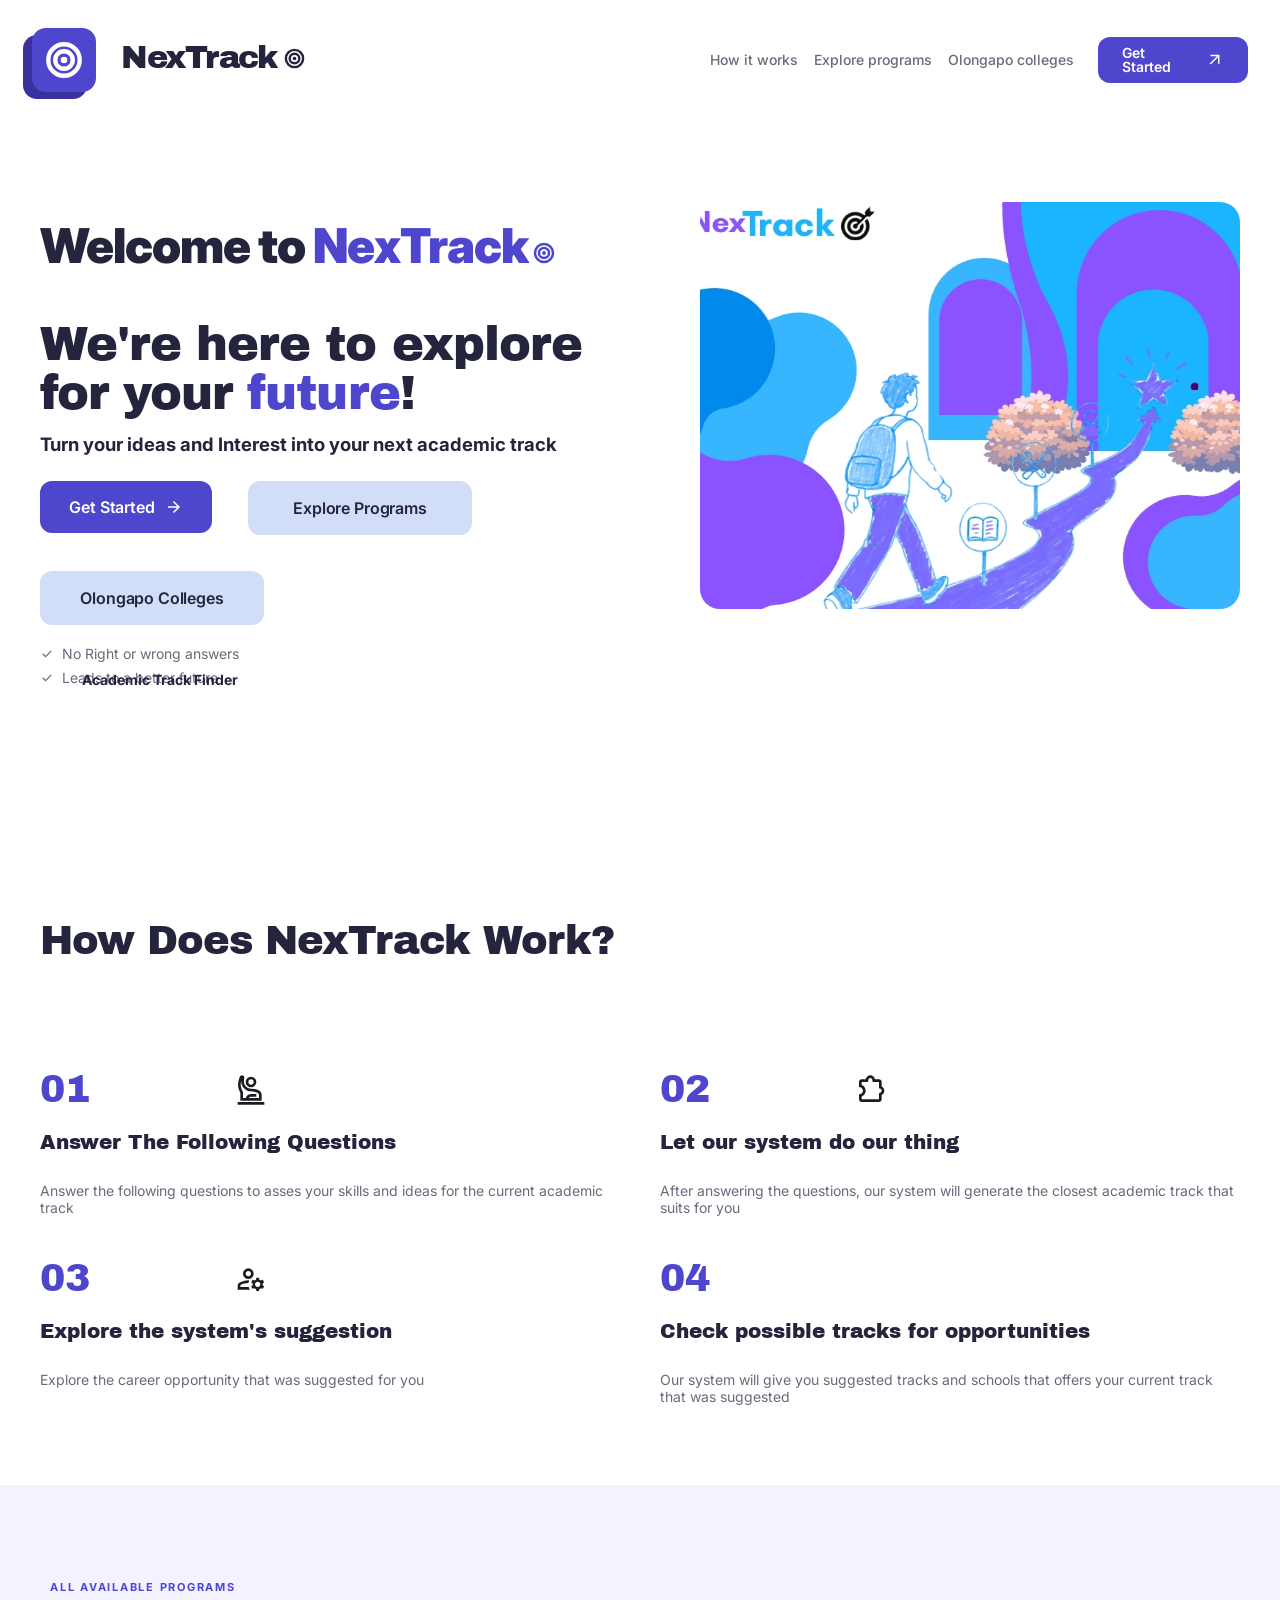
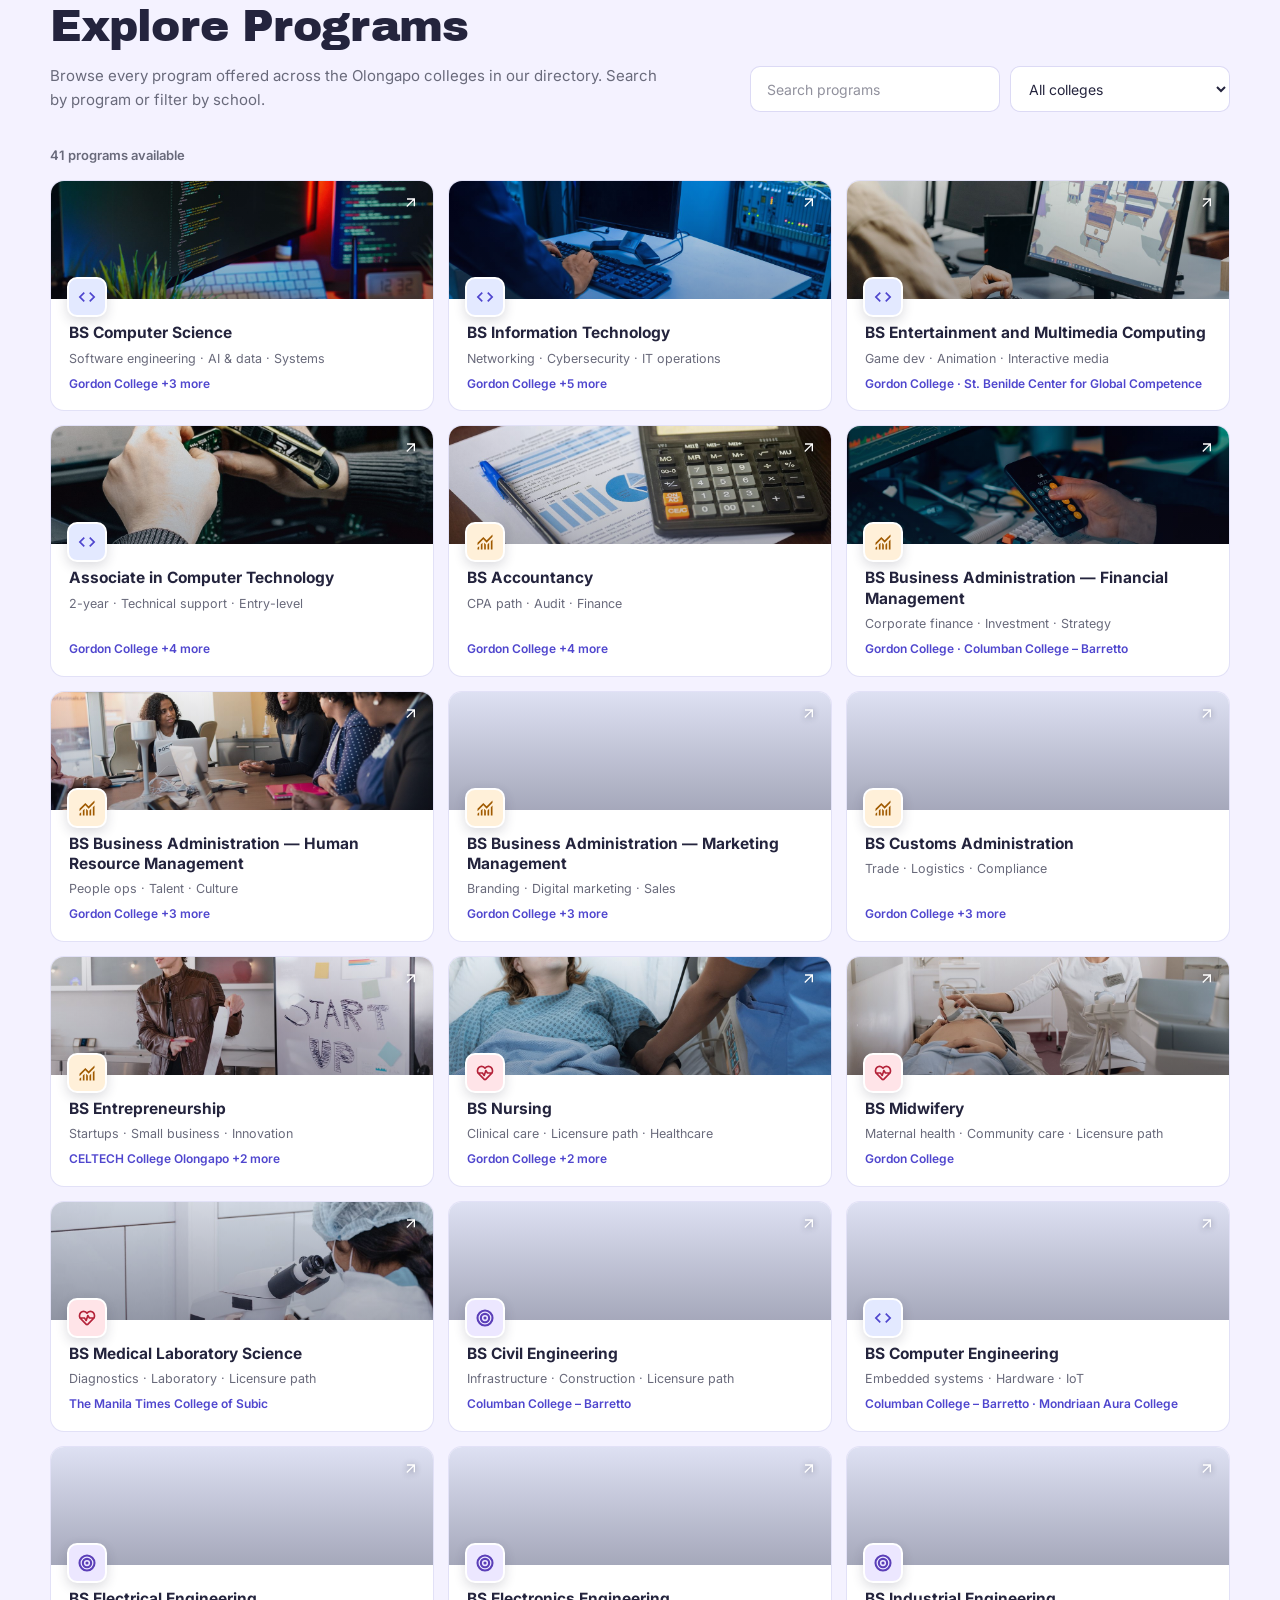
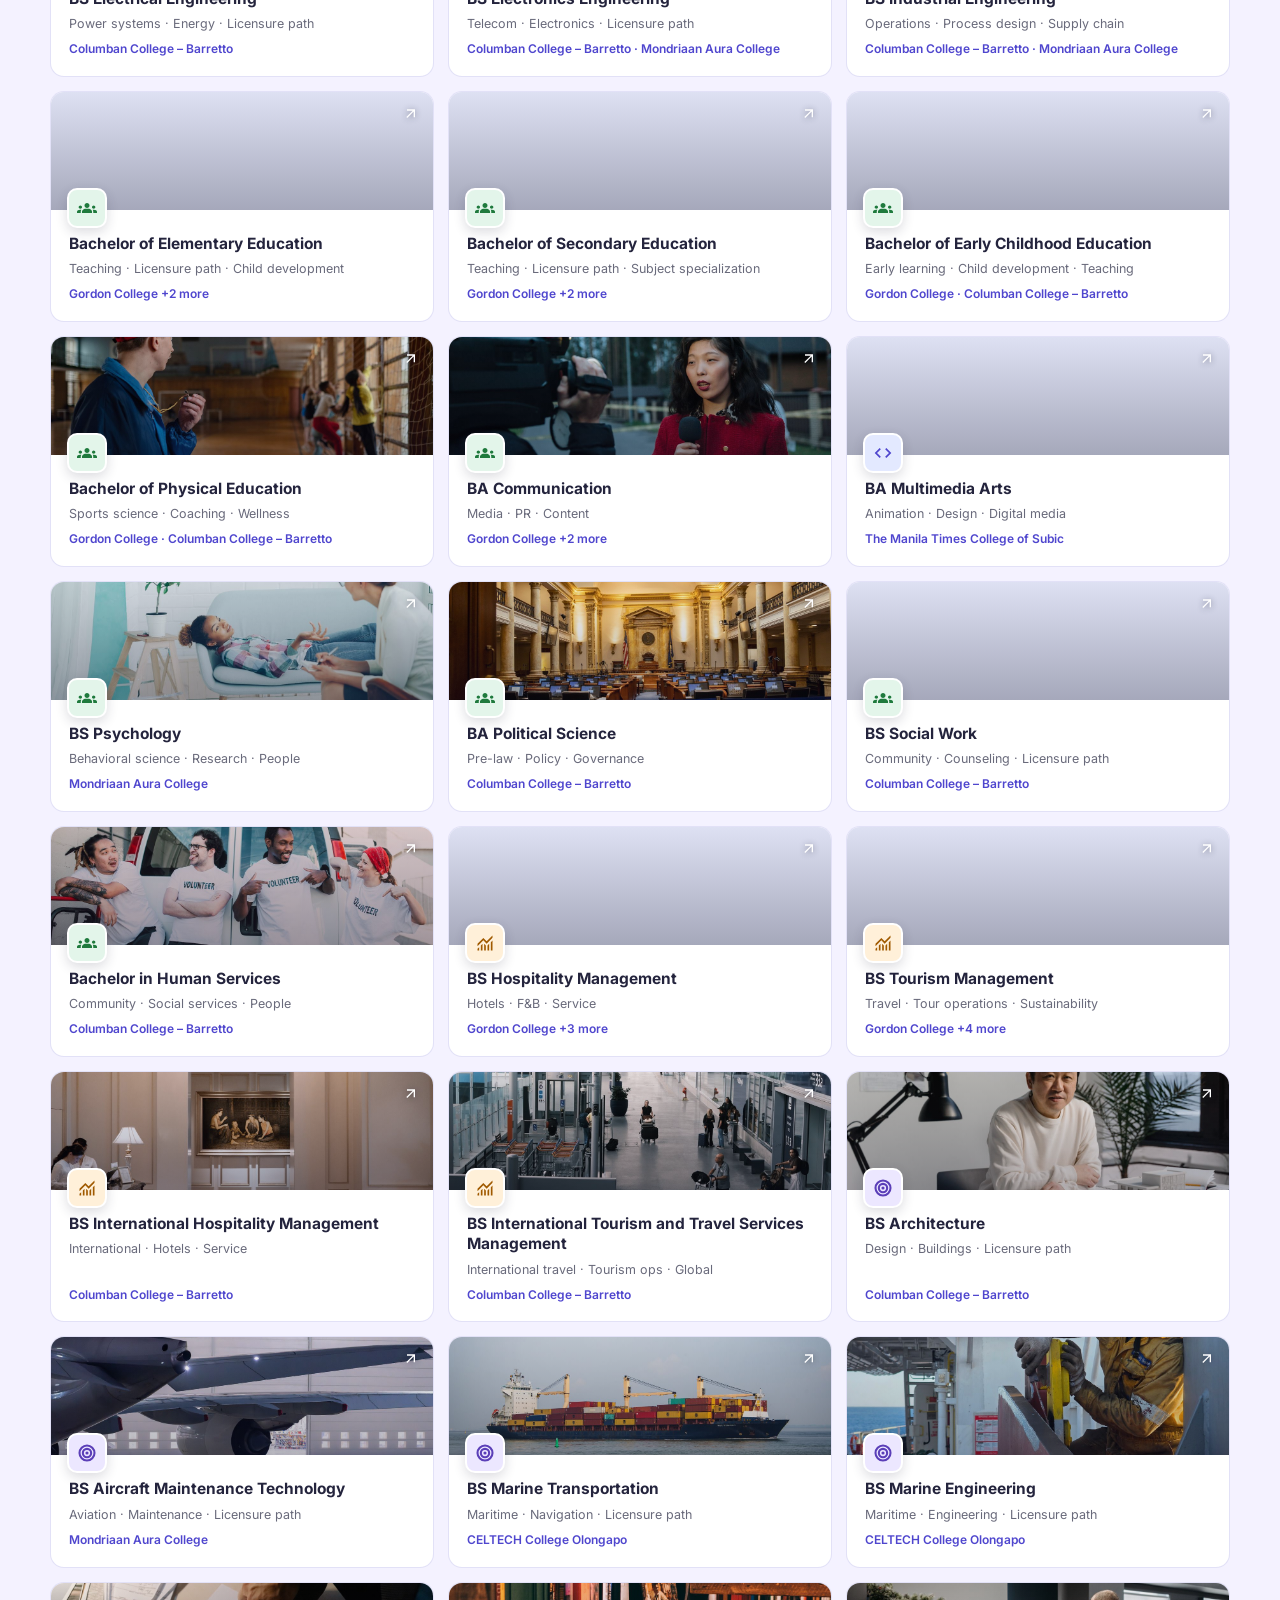
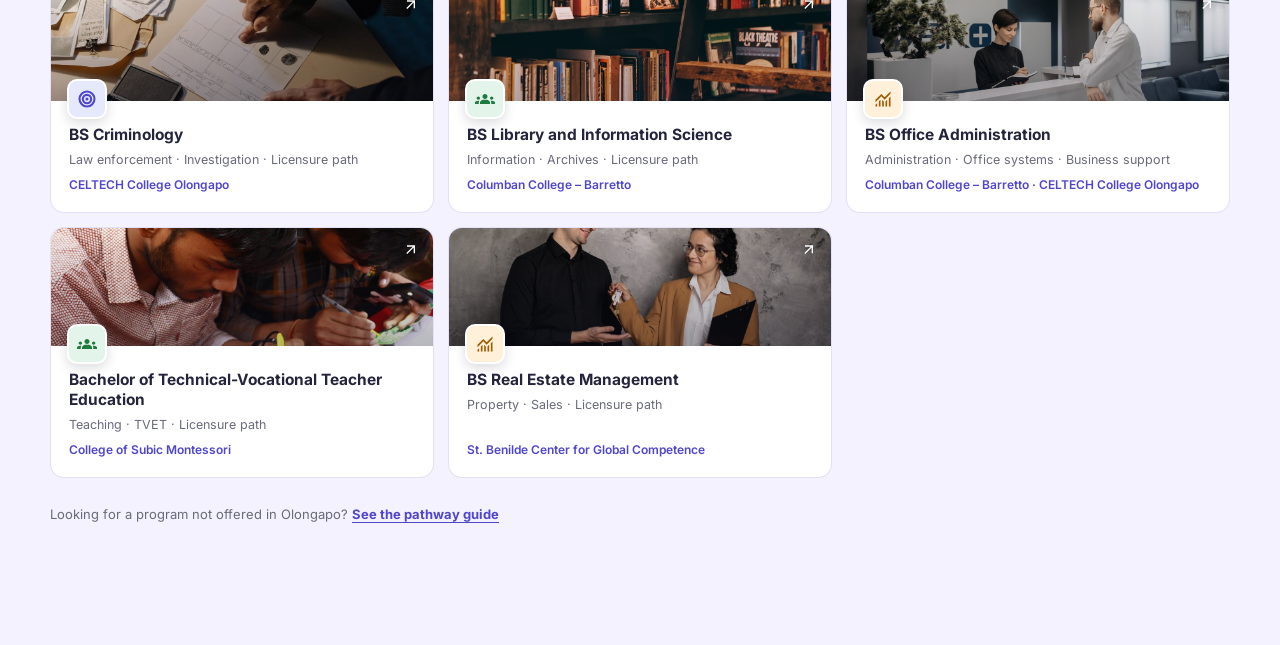
<file: index.html>
<!DOCTYPE html>
<html lang="en">
<head>
  <meta charset="UTF-8" />
  <meta name="viewport" content="width=device-width, initial-scale=1.0" />
  <title>NexTrack — Find your academic track</title>
  <meta name="description" content="Turn your ideas and interests into your next academic track." />
  <link rel="preconnect" href="https://fonts.googleapis.com" />
  <link rel="preconnect" href="https://fonts.gstatic.com" crossorigin />
  <link href="https://fonts.googleapis.com/css2?family=Archivo+Black&family=Inter:wght@400;500;600;700;900&display=swap" rel="stylesheet" />
  <link rel="stylesheet" href="css/styles.css" />
  <link rel="stylesheet" href="css/track-dialog.css" />
</head>
<body>
  <svg class="svg-sprite" aria-hidden="true" focusable="false">
    <symbol id="icon-logo" viewBox="0 0 24 24" fill="none">
      <circle cx="12" cy="12" r="9" stroke="currentColor" stroke-width="2" />
      <circle cx="12" cy="12" r="5" stroke="currentColor" stroke-width="2" />
      <circle cx="12" cy="12" r="1.6" fill="currentColor" />
    </symbol>
    <symbol id="icon-logo-bold" viewBox="0 0 24 24" fill="none">
      <circle cx="12" cy="12" r="9" stroke="currentColor" stroke-width="2.5" />
      <circle cx="12" cy="12" r="5" stroke="currentColor" stroke-width="2.5" />
      <circle cx="12" cy="12" r="1.9" fill="currentColor" />
    </symbol>
    <symbol id="icon-arrow-right" viewBox="0 -960 960 960" fill="currentColor">
      <path d="M647-440H160v-80h487L423-744l57-56 320 320-320 320-57-56 224-224Z" />
    </symbol>
    <symbol id="icon-arrow-up-right" viewBox="0 -960 960 960" fill="currentColor">
      <path d="m256-240-56-56 384-384H240v-80h480v480h-80v-344L256-240Z" />
    </symbol>
    <symbol id="icon-check" viewBox="0 -960 960 960" fill="currentColor">
      <path d="M382-240 154-468l57-57 171 171 367-367 57 57-424 424Z" />
    </symbol>
    <symbol id="icon-person-raised-hand" viewBox="0 -960 960 960" fill="currentColor">
      <path d="M80-40v-80h800v80H80Zm80-120v-240q-33-54-51-114.5T91-638q0-61 15.5-120T143-874q8-21 26-33.5t40-12.5q31 0 53 21t18 50l-11 91q-6 48 8.5 91t43.5 75.5q29 32.5 70 52t89 19.5q60 0 120.5 12.5T706-472q45 23 69.5 58.5T800-326v166H160Zm80-80h480v-86q0-24-12-42.5T674-398q-41-20-95-31t-99-11q-66 0-122.5-27t-96-72.5Q222-585 202-644.5T190-768q-10 30-14.5 64t-4.5 66q0 58 20.5 111.5T240-422v182Zm127-367q-47-47-47-113t47-113q47-47 113-47t113 47q47 47 47 113t-47 113q-47 47-113 47t-113-47Zm169.5-56.5Q560-687 560-720t-23.5-56.5Q513-800 480-800t-56.5 23.5Q400-753 400-720t23.5 56.5Q447-640 480-640t56.5-23.5ZM320-160v-37q0-67 46.5-115T480-360h160v80H480q-34 0-57 24.5T400-197v37h-80Zm160-80Zm0-480Z" />
    </symbol>
    <symbol id="icon-extension" viewBox="0 -960 960 960" fill="currentColor">
      <path d="M200-200h520v-184l45-22q16-8 25.5-22t9.5-32q0-17-9.5-31.5T765-514l-45-21v-185H528l-10-68q-3-22-19.5-37T460-840q-23 0-39.5 15T401-788l-10 68H200v86q56 21 88 68t32 106q0 60-32 107t-88 68v85Zm0 80q-34 0-57-23t-23-57v-152q48 0 84-30.5t36-77.5q0-46-36-76t-84-32v-152q0-33 23.5-56.5T200-800h122q7-51 46-85.5t92-34.5q52 0 91 34.5t47 85.5h122q33 0 56.5 23.5T800-720v134q36 18 58 52t22 74q0 41-22 75t-58 51v134q0 34-23.5 57T720-120H200Zm300-340Z" />
    </symbol>
    <symbol id="icon-manage-accounts" viewBox="0 -960 960 960" fill="currentColor">
      <path d="M287-527q-47-47-47-113t47-113q47-47 113-47t113 47q47 47 47 113t-47 113q-47 47-113 47t-113-47ZM80-160v-112q0-33 17-62t47-44q51-26 115-44t141-18h14q6 0 12 2-8 18-13.5 37.5T404-360h-4q-71 0-127.5 18T180-306q-9 5-14.5 14t-5.5 20v32h252q6 21 16 41.5t22 38.5H80Zm560 40-12-60q-12-5-22.5-10.5T584-204l-58 18-40-68 46-40q-2-14-2-26t2-26l-46-40 40-68 58 18q11-8 21.5-13.5T628-460l12-60h80l12 60q12 5 22.5 11t21.5 15l58-20 40 70-46 40q2 12 2 25t-2 25l46 40-40 68-58-18q-11 8-21.5 13.5T732-180l-12 60h-80Zm96.5-143.5Q760-287 760-320t-23.5-56.5Q713-400 680-400t-56.5 23.5Q600-353 600-320t23.5 56.5Q647-240 680-240t56.5-23.5Zm-280-320Q480-607 480-640t-23.5-56.5Q433-720 400-720t-56.5 23.5Q320-673 320-640t23.5 56.5Q367-560 400-560t56.5-23.5ZM400-640Zm12 400Z" />
    </symbol>
    <symbol id="icon-groups" viewBox="0 -960 960 960" fill="currentColor">
      <path d="M0-240v-63q0-43 44-70t116-27q13 0 25 .5t23 2.5q-14 21-21 44t-7 48v65H0Zm240 0v-65q0-32 17.5-58.5T307-410q32-20 76.5-30t96.5-10q53 0 97.5 10t76.5 30q32 20 49 46.5t17 58.5v65H240Zm540 0v-65q0-26-6.5-49T754-397q11-2 22.5-2.5t23.5-.5q72 0 116 26.5t44 70.5v63H780ZM160-440q-33 0-56.5-23.5T80-520q0-34 23.5-57t56.5-23q34 0 57 23t23 57q0 33-23 56.5T160-440Zm640 0q-33 0-56.5-23.5T720-520q0-34 23.5-57t56.5-23q34 0 57 23t23 57q0 33-23 56.5T800-440Zm-320-40q-50 0-85-35t-35-85q0-51 35-85.5t85-34.5q51 0 85.5 34.5T600-600q0 50-34.5 85T480-480Z" />
    </symbol>
    <symbol id="icon-code" viewBox="0 -960 960 960" fill="currentColor">
      <path d="M320-240 80-480l240-240 57 57-184 184 183 183-56 56Zm320 0-57-57 184-184-183-183 56-56 240 240-240 240Z" />
    </symbol>
    <symbol id="icon-monitoring" viewBox="0 -960 960 960" fill="currentColor">
      <path d="M120-120v-80l80-80v160h-80Zm160 0v-240l80-80v320h-80Zm160 0v-320l80 81v239h-80Zm160 0v-239l80-80v319h-80Zm160 0v-400l80-80v480h-80ZM120-327v-113l280-280 160 160 280-280v113L560-447 400-607 120-327Z" />
    </symbol>
    <symbol id="icon-ecg-heart" viewBox="0 -960 960 960" fill="currentColor">
      <path d="M480-480Zm0 360q-18 0-34.5-6.5T416-146L148-415q-35-35-51.5-80T80-589q0-103 67-177t167-74q48 0 90.5 19t75.5 53q32-34 74.5-53t90.5-19q100 0 167.5 74T880-590q0 49-17 94t-51 80L543-146q-13 13-29 19.5t-34 6.5Zm40-520q10 0 19 5t14 13l68 102h166q7-17 10.5-34.5T801-590q-2-69-46-118.5T645-758q-31 0-59.5 12T536-711l-27 29q-5 6-13 9.5t-16 3.5q-8 0-16-3.5t-14-9.5l-27-29q-21-23-49-36t-60-13q-66 0-110 50.5T160-590q0 18 3 35.5t10 34.5h187q10 0 19 5t14 13l35 52 54-162q4-12 14.5-20t23.5-8Zm12 130-54 162q-4 12-15 20t-24 8q-10 0-19-5t-14-13l-68-102H236l237 237q2 2 3.5 2.5t3.5.5q2 0 3.5-.5t3.5-2.5l236-237H600q-10 0-19-5t-15-13l-34-52Z" />
    </symbol>
    <symbol id="icon-close" viewBox="0 -960 960 960" fill="currentColor">
      <path d="m256-200-56-56 224-224-224-224 56-56 224 224 224-224 56 56-224 224 224 224-56 56-224-224-224 224Z" />
    </symbol>
  </svg>

  <header class="site-header">
    <a class="brand" href="#welcome" aria-label="NexTrack home">
      <span class="brand-mark">
        <svg class="icon" aria-hidden="true"><use href="#icon-logo-bold" /></svg>
      </span>
      <span class="brand-lockup">
        <span class="brand-word">NexTrack</span>
        <svg class="brand-mini icon" aria-hidden="true"><use href="#icon-logo-bold" /></svg>
      </span>
    </a>

    <nav class="main-nav" aria-label="Main">
      <a href="#how-it-works" data-section="how-it-works">How it works</a>
      <a href="#explore-programs" data-section="explore-programs">Explore programs</a>
      <a href="colleges.html">Olongapo colleges</a>
    </nav>

    <a class="btn btn-primary header-cta" href="quiz.html">
      Get Started
      <svg class="icon" aria-hidden="true"><use href="#icon-arrow-up-right" /></svg>
    </a>
  </header>

  <main>
    <section class="section section-welcome" id="welcome" aria-label="Welcome to NexTrack">
      <div class="hero">
        <div class="hero-copy">
          <h1 class="hero-title">
            Welcome to <span class="text-purple">NexTrack</span><svg class="title-mark icon" aria-hidden="true"><use href="#icon-logo-bold" /></svg>
          </h1>

          <h2 class="hero-subtitle">
            We're here to explore<br />
            for your <span class="text-purple">future</span>!
          </h2>

          <p class="hero-lede">Turn your ideas and Interest into your next academic track</p>

          <div class="hero-actions">
            <a class="btn btn-primary" href="quiz.html">
              Get Started
              <svg class="icon" aria-hidden="true"><use href="#icon-arrow-right" /></svg>
            </a>
            <a class="btn btn-soft" href="#explore-programs">Explore Programs</a>
            <a class="btn btn-soft" href="colleges.html">Olongapo Colleges</a>
          </div>

          <ul class="hero-checks">
            <li><svg class="icon check" aria-hidden="true"><use href="#icon-check" /></svg>No Right or wrong answers</li>
            <li><svg class="icon check" aria-hidden="true"><use href="#icon-check" /></svg>Leads to a better future</li>
          </ul>
        </div>

        <div class="hero-photo">
          <img src="assets/FrontPage.jpeg" alt="Student photo placeholder" />
        </div>
      </div>

      <p class="page-footer">Academic Track Finder</p>
    </section>

    <section class="section section-how" id="how-it-works" aria-label="How NexTrack works">
      <h2 class="page-title">How Does NexTrack Work?</h2>

      <div class="steps">
        <article class="step">
          <div class="step-top">
            <span class="step-number">01</span>
            <svg class="step-icon icon" aria-hidden="true"><use href="#icon-person-raised-hand" /></svg>
          </div>
          <h3 class="step-title">Answer The Following Questions</h3>
          <p class="step-text">Answer the following questions to asses your skills and ideas for the current academic track</p>
        </article>

        <article class="step">
          <div class="step-top">
            <span class="step-number">02</span>
            <svg class="step-icon icon" aria-hidden="true"><use href="#icon-extension" /></svg>
          </div>
          <h3 class="step-title">Let our system do our thing</h3>
          <p class="step-text">After answering the questions, our system will generate the closest academic track that suits for you</p>
        </article>

        <article class="step">
          <div class="step-top">
            <span class="step-number">03</span>
            <svg class="step-icon icon" aria-hidden="true"><use href="#icon-manage-accounts" /></svg>
          </div>
          <h3 class="step-title">Explore the system's suggestion</h3>
          <p class="step-text">Explore the career opportunity that was suggested for you</p>
        </article>

        <article class="step">
          <div class="step-top">
            <span class="step-number">04</span>
          </div>
          <h3 class="step-title">Check possible tracks for opportunities</h3>
          <p class="step-text">Our system will give you suggested tracks and schools that offers your current track that was suggested</p>
        </article>
      </div>
    </section>

    <section class="section section-explore" id="explore-programs" aria-labelledby="explore-programs-title">
      <div class="explore-inner">
        <div class="explore-head">
          <div class="explore-heading">
            <p class="explore-kicker">All available programs</p>
            <h2 class="page-title" id="explore-programs-title">Explore Programs</h2>
            <p class="explore-lede">
              Browse every program offered across the Olongapo colleges in our directory.
              Search by program or filter by school.
            </p>
          </div>

          <div class="explore-controls">
            <label class="explore-field">
              <span class="sr-only">Search programs</span>
              <input id="program-search" type="search" placeholder="Search programs" autocomplete="off" />
            </label>
            <label class="explore-field">
              <span class="sr-only">Filter by college</span>
              <select id="program-college-filter">
                <option value="">All colleges</option>
              </select>
            </label>
          </div>
        </div>

        <p class="explore-count" id="program-count" aria-live="polite"></p>
        <div class="program-directory" id="program-directory"></div>
        <p class="explore-empty" id="program-empty" hidden>No programs match your search.</p>

        <p class="programs-note">
          Looking for a program not offered in Olongapo?
          <a href="colleges.html#beyond-olongapo">See the pathway guide</a>
        </p>
      </div>
    </section>
  </main>

  <dialog class="track-dialog" id="track-dialog" aria-labelledby="track-dialog-title">
    <button class="track-close" type="button" aria-label="Close track details">
      <span>Close</span>
      <svg class="icon" aria-hidden="true"><use href="#icon-close" /></svg>
    </button>

    <div class="track-shell">
      <div class="track-layout">
        <aside class="track-clues-panel">
          <div class="track-clues-head">
            <p class="track-kicker" id="track-clues-kicker">A few notes from your answers</p>
            <p class="track-index"><span id="track-index">01</span><span class="track-index-total" id="track-index-total">/ 04</span></p>
          </div>

          <div class="track-chips" id="track-clues"></div>

          <article class="track-program-card">
            <div class="track-program-media">
              <img id="track-photo" src="assets/Computer Technologies.png" alt="" />
              <span class="track-program-icon">
                <svg class="icon" aria-hidden="true"><use id="track-icon" href="#icon-code" /></svg>
              </span>
            </div>
            <div class="track-program-body">
              <p class="track-kicker track-kicker--small" id="track-route">One possible route</p>
              <h2 class="track-program-name" id="track-program-name">BS Computer Science</h2>
              <p class="track-why-label">Why it might fit</p>
              <p class="track-why" id="track-why"></p>
              <div class="track-tags" id="track-tags"></div>
            </div>
          </article>

          <p class="track-note" id="track-note"></p>
        </aside>

        <section class="track-explainer">
          <p class="track-kicker">What this could mean</p>
          <h2 class="track-heading" id="track-dialog-title">See how your interests connect.</h2>
          <p class="track-intro" id="track-intro"></p>
          <p class="track-list-label">Three things this could say about you</p>
          <ol class="track-reasons" id="track-reasons"></ol>

          <button class="track-back" type="button" data-close-track>
            Browse all programs
            <svg class="icon" aria-hidden="true"><use href="#icon-arrow-right" /></svg>
          </button>
        </section>
      </div>
    </div>
  </dialog>

  <script src="js/colleges.js"></script>
  <script src="js/script.js"></script>
</body>
</html>
</file>
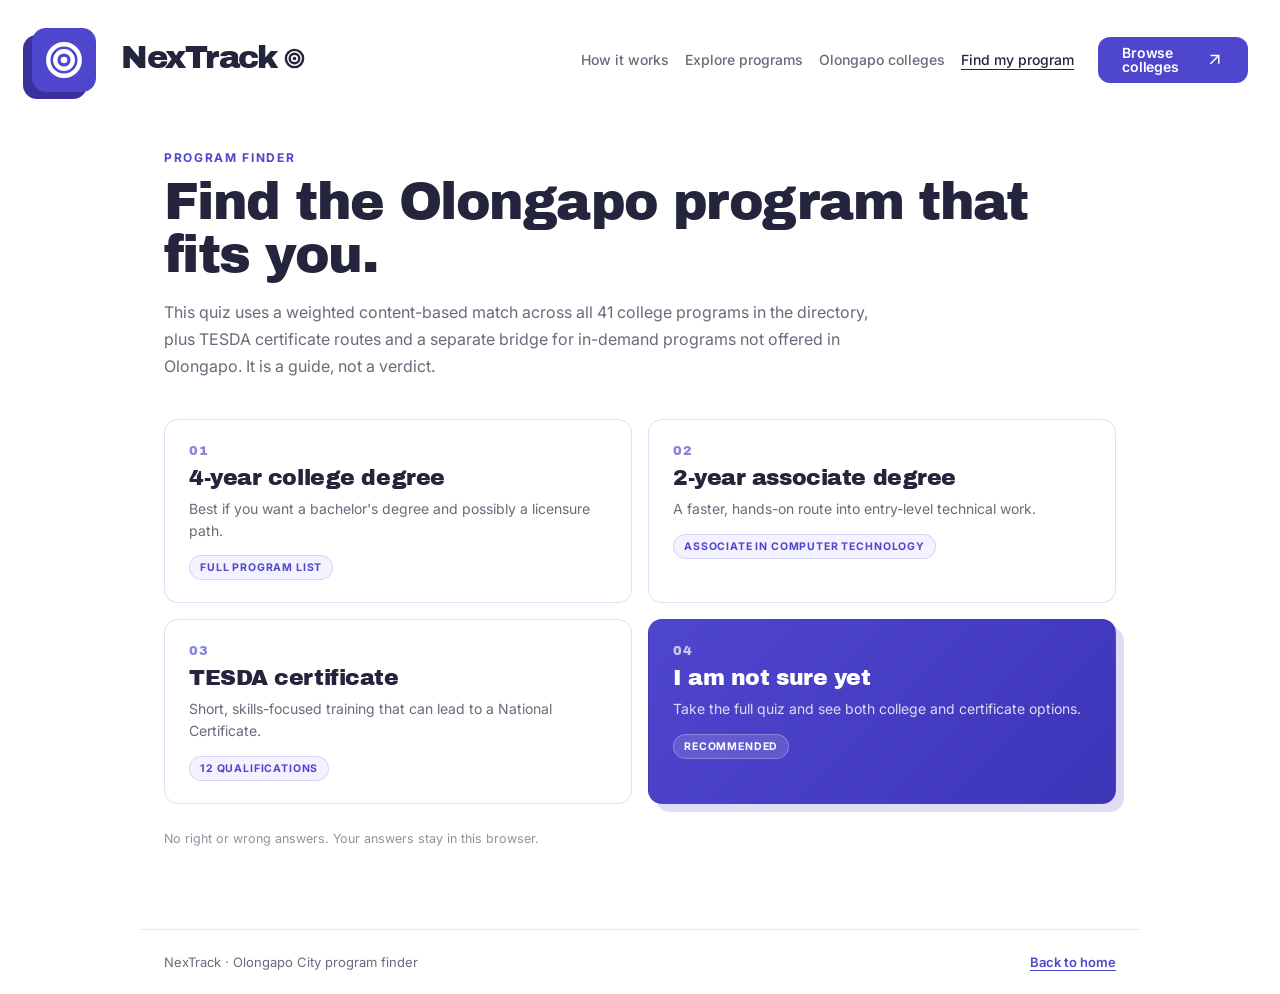
<file: quiz.html>
<!DOCTYPE html>
<html lang="en">
<head>
  <meta charset="UTF-8" />
  <meta name="viewport" content="width=device-width, initial-scale=1.0" />
  <title>Find your program — NexTrack</title>
  <meta name="description" content="A short multiple-choice quiz that matches your interests to college programs and TESDA certificates in Olongapo City, plus pathways for in-demand programs not offered locally." />
  <link rel="preconnect" href="https://fonts.googleapis.com" />
  <link rel="preconnect" href="https://fonts.gstatic.com" crossorigin />
  <link href="https://fonts.googleapis.com/css2?family=Archivo+Black&family=Inter:wght@400;500;600;700;900&display=swap" rel="stylesheet" />
  <link rel="stylesheet" href="css/styles.css" />
  <link rel="stylesheet" href="css/pathways.css" />
  <link rel="stylesheet" href="css/quiz.css" />
</head>
<body class="quiz-page">
  <svg class="svg-sprite" aria-hidden="true" focusable="false">
    <symbol id="icon-logo-bold" viewBox="0 0 24 24" fill="none">
      <circle cx="12" cy="12" r="9" stroke="currentColor" stroke-width="2.5" />
      <circle cx="12" cy="12" r="5" stroke="currentColor" stroke-width="2.5" />
      <circle cx="12" cy="12" r="1.9" fill="currentColor" />
    </symbol>
    <symbol id="icon-arrow-right" viewBox="0 -960 960 960" fill="currentColor">
      <path d="M647-440H160v-80h487L423-744l57-56 320 320-320 320-57-56 224-224Z" />
    </symbol>
    <symbol id="icon-arrow-up-right" viewBox="0 -960 960 960" fill="currentColor">
      <path d="m256-240-56-56 384-384H240v-80h480v480h-80v-344L256-240Z" />
    </symbol>
    <symbol id="icon-close" viewBox="0 -960 960 960" fill="currentColor">
      <path d="m256-200-56-56 224-224-224-224 56-56 224 224 224-224 56 56-224 224 224 224-56 56-224-224-224 224Z" />
    </symbol>
  </svg>

  <header class="site-header">
    <a class="brand" href="index.html" aria-label="NexTrack home">
      <span class="brand-mark">
        <svg class="icon" aria-hidden="true"><use href="#icon-logo-bold" /></svg>
      </span>
      <span class="brand-lockup">
        <span class="brand-word">NexTrack</span>
        <svg class="brand-mini icon" aria-hidden="true"><use href="#icon-logo-bold" /></svg>
      </span>
    </a>

    <nav class="main-nav" aria-label="Main">
      <a href="index.html#how-it-works">How it works</a>
      <a href="index.html#explore-programs">Explore programs</a>
      <a href="colleges.html">Olongapo colleges</a>
      <a class="is-active" href="quiz.html">Find my program</a>
    </nav>

    <a class="btn btn-primary header-cta" href="colleges.html">
      Browse colleges
      <svg class="icon" aria-hidden="true"><use href="#icon-arrow-up-right" /></svg>
    </a>
  </header>

  <main class="quiz-main">
    <div id="quiz-app"></div>
  </main>

  <footer class="quiz-footer">
    <p>NexTrack · Olongapo City program finder</p>
    <a href="index.html">Back to home</a>
  </footer>

  <script src="js/colleges.js"></script>
  <script src="data/pathways-data.js"></script>
  <script src="js/pathways.js"></script>
  <script src="data/quiz-data.js"></script>
  <script src="js/quiz.js"></script>
</body>
</html>
</file>
<file: css/styles.css>
:root {
  --purple: #4f46ce;
  --purple-dark: #3d35b8;
  --purple-shadow: #3a319e;
  --lavender: #d2def8;
  --grey: #d9d9d9;
  --ink: #24243d;
  --icon: #1c1b1f;
  --muted: #696a7b;
  --muted-light: #91919d;
  --white: #ffffff;
  --radius: 12px;
  --paper: #f4f2ff;
  --paper-light: #ffffff;
  --paper-deep: #e6e9fb;
  --line: rgba(79, 70, 206, 0.2);
}

*,
*::before,
*::after {
  box-sizing: border-box;
}

html {
  -webkit-text-size-adjust: 100%;
  scroll-behavior: smooth;
}

body {
  max-width: 1440px;
  margin: 0 auto;
  background: var(--white);
  color: var(--ink);
  font-family: "Inter", "Segoe UI", system-ui, -apple-system, sans-serif;
  -webkit-font-smoothing: antialiased;
  -moz-osx-font-smoothing: grayscale;
}

a {
  color: inherit;
  text-decoration: none;
}

img {
  max-width: 100%;
}

.svg-sprite {
  position: absolute;
  width: 0;
  height: 0;
  overflow: hidden;
}

.icon {
  display: inline-block;
  width: 18px;
  height: 18px;
  flex: none;
}

.text-purple {
  color: var(--purple);
}

/* Header */
.site-header {
  position: sticky;
  top: 0;
  z-index: 100;
  display: flex;
  align-items: center;
  height: 100px;
  padding: 36px 62px 0 70px;
  background: var(--white);
}

.brand {
  display: flex;
  align-items: center;
  gap: 25px;
  flex: none;
}

.brand-mark {
  position: relative;
  display: grid;
  place-items: center;
  width: 64px;
  height: 64px;
  border-radius: 14px;
  background: var(--purple);
  color: var(--white);
  box-shadow: -9px 7px 0 var(--purple-shadow);
}

.brand-mark .icon {
  width: 42px;
  height: 42px;
}

.brand-lockup {
  display: flex;
  align-items: center;
  gap: 7px;
  transform: translateY(-2px);
}

.brand-word {
  font-family: "Archivo Black", "Arial Black", sans-serif;
  font-size: 32px;
  font-weight: 400;
  line-height: 1;
  letter-spacing: -0.045em;
  color: var(--ink);
}

.brand-mini {
  width: 23px;
  height: 23px;
  color: var(--ink);
}

.main-nav {
  display: flex;
  align-items: center;
  gap: 27px;
  margin-left: auto;
  margin-right: 59px;
}

.main-nav a {
  font-size: 15px;
  font-weight: 500;
  line-height: 1.2;
  color: var(--muted);
  white-space: nowrap;
  transition: color 0.15s ease;
}

.main-nav a:hover {
  color: var(--ink);
}

.main-nav a.is-active {
  color: var(--ink);
  text-decoration: underline;
  text-underline-offset: 4px;
  text-decoration-thickness: 1px;
}

.btn {
  display: inline-flex;
  align-items: center;
  justify-content: center;
  gap: 10px;
  min-height: 52px;
  padding: 0 24px;
  border: 0;
  border-radius: var(--radius);
  font-family: inherit;
  font-size: 16px;
  font-weight: 600;
  line-height: 1;
  letter-spacing: -0.01em;
  cursor: pointer;
  transition: background-color 0.15s ease, transform 0.15s ease;
}

.btn .icon {
  width: 18px;
  height: 18px;
}

.btn-primary {
  background: var(--purple);
  color: var(--white);
}

.btn-primary:hover {
  background: var(--purple-dark);
}

.btn-soft {
  background: var(--lavender);
  color: var(--ink);
}

.btn-soft:hover {
  background: #c5d4f5;
}

.header-cta {
  flex: none;
  width: 172px;
  min-height: 52px;
}

/* Sections */
.section {
  position: relative;
  display: flow-root;
  width: 100%;
}

.section-welcome {
  min-height: 924px;
}

.section-how,
.section-programs {
  min-height: 1024px;
}

/* Welcome */
.section-welcome .hero {
  display: grid;
  grid-template-columns: 638px 631px;
  padding: 183px 102px 0 72px;
}

.hero-copy {
  max-width: 638px;
  padding-top: 52px;
}

.hero-title {
  margin: 0;
  font-family: "Inter", "Segoe UI", system-ui, sans-serif;
  font-size: 48px;
  font-weight: 900;
  line-height: 1;
  letter-spacing: -0.02em;
  color: var(--ink);
}

.title-mark {
  width: 24px;
  height: 24px;
  margin-left: 4px;
  vertical-align: -2px;
  color: var(--purple);
}

.hero-subtitle {
  margin: 50px 0 0;
  font-family: "Archivo Black", "Arial Black", sans-serif;
  font-size: 48px;
  font-weight: 400;
  line-height: 49px;
  letter-spacing: -0.02em;
  color: var(--ink);
}

.hero-lede {
  margin: 16px 0 0;
  font-size: 18.5px;
  font-weight: 700;
  line-height: 20px;
  color: var(--ink);
}

.hero-actions {
  display: flex;
  flex-wrap: wrap;
  gap: 36px;
  margin-top: 27px;
}

.hero-actions .btn-primary {
  width: 172px;
  height: 52px;
  min-height: 0;
  padding: 0;
}

.hero-actions .btn-soft {
  width: 224px;
  height: 54px;
  min-height: 0;
  padding: 0;
}

.hero-checks {
  display: flex;
  flex-direction: column;
  gap: 6px;
  margin: 20px 0 0;
  padding: 0;
  list-style: none;
  font-size: 14px;
  font-weight: 400;
  line-height: 18px;
  color: var(--muted);
}

.hero-checks li {
  display: flex;
  align-items: center;
  gap: 8px;
}

.hero-checks .check {
  width: 14px;
  height: 14px;
  color: var(--muted);
}

.hero-photo {
  width: 695px;
  height: 476px;
  margin-top: 14px;
  overflow: hidden;
  border-radius: 20px;
  background: var(--grey);
  object-fit: cover;
}

.hero-photo img {
  display: block;
  width: 100%;
  height: 100%;
  object-fit: cover;
}

.hero-photo img[src="#"] {
  visibility: hidden;
}

.page-footer {
  position: absolute;
  left: 82px;
  bottom: 40px;
  margin: 0;
  font-size: 14px;
  font-weight: 700;
  line-height: 1;
  color: var(--ink);
}

/* How it works */
.page-title {
  margin: 0;
  font-family: "Archivo Black", "Arial Black", sans-serif;
  font-weight: 400;
  letter-spacing: -0.02em;
  color: var(--ink);
}

.section-how .page-title {
  margin: 194px 0 0 88px;
  font-size: 40px;
  line-height: 1;
}

.section-how .steps {
  display: flex;
  align-items: flex-start;
  margin: 173px 0 0 99px;
}

.step {
  flex: none;
}

.section-how .step:nth-child(1) {
  width: 249px;
  margin-right: 107px;
}

.section-how .step:nth-child(2) {
  width: 246px;
  margin-right: 77px;
}

.section-how .step:nth-child(3) {
  width: 236px;
  margin-right: 66px;
}

.section-how .step:nth-child(4) {
  width: 251px;
}

.step-top {
  display: flex;
  align-items: center;
  justify-content: flex-start;
  gap: 145px;
}

.step-number {
  font-family: "Archivo Black", "Arial Black", sans-serif;
  font-size: 38px;
  font-weight: 400;
  line-height: 1;
  color: var(--purple);
}

.step-icon {
  width: 32px;
  height: 32px;
  color: var(--icon);
}

.step-title {
  margin: 22px 0 0;
  font-family: "Archivo Black", "Arial Black", sans-serif;
  font-size: 20px;
  font-weight: 400;
  line-height: 22px;
  letter-spacing: 0;
  color: var(--ink);
}

.step-text {
  margin: 29px 0 0;
  font-size: 14px;
  font-weight: 400;
  line-height: 17px;
  color: var(--muted);
}

/* Programs */
.section-programs .page-title {
  margin: 192px 0 0 95px;
  font-size: 41px;
  line-height: 1;
}

.section-programs .programs-grid {
  display: grid;
  grid-template-columns: repeat(4, 263px);
  column-gap: 76px;
  margin: 107px 0 0 85px;
}

.program-card {
  overflow: hidden;
  width: 263px;
  border-radius: 16px;
  background: var(--lavender);
}

.card-photo {
  height: 111px;
}

.card-photo img {
  display: block;
  width: 100%;
  height: 100%;
  object-fit: cover;
}

.card-body {
  height: 277px;
  padding: 21px 12px 0;
}

.card-title-row {
  display: flex;
  align-items: flex-start;
  justify-content: flex-start;
  gap: 18px;
}

.card-title {
  width: 170px;
  max-width: 170px;
  margin: 0;
  font-family: "Archivo Black", "Arial Black", sans-serif;
  font-size: 21px;
  font-weight: 400;
  line-height: 22px;
  letter-spacing: -0.01em;
  color: var(--ink);
}

.card-icon {
  width: 32px;
  height: 32px;
  margin-top: 2px;
  color: var(--icon);
}

.card-desc {
  margin: 26px 0 0;
  font-size: 14px;
  font-weight: 400;
  line-height: 17px;
  color: var(--ink);
}

.card-link {
  display: flex;
  align-items: center;
  justify-content: space-between;
  width: 100%;
  margin-top: 55px;
  padding: 0 28px 0 5px;
  border: 0;
  background: transparent;
  appearance: none;
  font-family: inherit;
  font-size: 14px;
  font-weight: 500;
  line-height: 1;
  color: var(--purple);
  text-align: left;
  cursor: pointer;
}

.card-link:hover {
  color: var(--purple-dark);
}

.card-link:focus-visible {
  outline: 2px solid var(--purple);
  outline-offset: 4px;
  border-radius: 4px;
}

.card-link .icon {
  width: 16px;
  height: 16px;
  transition: transform 180ms ease;
}

.card-link:hover .icon {
  transform: translate(2px, -2px);
}

.programs-note {
  margin: 26px 0 0;
  font-size: 13px;
  line-height: 1.6;
  color: var(--muted);
}

.programs-note a {
  font-weight: 700;
  color: var(--purple);
  text-decoration: underline;
  text-underline-offset: 3px;
}

/* Explore programs */
.section-explore {
  padding: 96px 0 120px;
  background: var(--paper);
}

.explore-inner {
  max-width: 1260px;
  margin: 0 auto;
  padding: 0 40px;
}

.explore-head {
  display: flex;
  align-items: flex-end;
  justify-content: space-between;
  gap: 40px;
}

.explore-kicker {
  margin: 0 0 10px;
  font-size: 11px;
  font-weight: 700;
  line-height: 1.2;
  letter-spacing: 0.16em;
  text-transform: uppercase;
  color: var(--purple);
}

.section-explore .page-title {
  font-size: 44px;
  line-height: 1;
}

.explore-lede {
  max-width: 620px;
  margin: 16px 0 0;
  font-size: 15px;
  line-height: 1.6;
  color: var(--muted);
}

.explore-controls {
  display: flex;
  flex: none;
  gap: 10px;
}

.explore-field input,
.explore-field select {
  height: 46px;
  border: 1px solid var(--line);
  border-radius: 10px;
  background: var(--white);
  color: var(--ink);
  font: inherit;
  font-size: 14px;
}

.explore-field input {
  width: 250px;
  padding: 0 16px;
}

.explore-field select {
  width: 220px;
  padding: 0 14px;
}

.explore-field input::placeholder {
  color: var(--muted-light);
}

.explore-field input:focus,
.explore-field select:focus {
  outline: 2px solid var(--purple);
  outline-offset: 2px;
}

.explore-count {
  margin: 34px 0 0;
  font-size: 13px;
  font-weight: 600;
  line-height: 1.4;
  color: var(--muted);
}

.program-directory {
  display: grid;
  grid-template-columns: repeat(auto-fill, minmax(320px, 1fr));
  gap: 14px;
  margin-top: 16px;
}

.program-directory-card {
  min-width: 0;
}

.program-directory-button {
  position: relative;
  display: flex;
  flex-direction: column;
  align-items: stretch;
  width: 100%;
  height: 100%;
  padding: 0;
  border: 1px solid rgba(79, 70, 206, 0.16);
  border-radius: 14px;
  background: var(--white);
  color: var(--ink);
  font: inherit;
  text-align: left;
  cursor: pointer;
  overflow: hidden;
  transition: transform 0.15s ease, border-color 0.15s ease, box-shadow 0.15s ease;
}

.program-directory-button:hover {
  transform: translateY(-2px);
  border-color: rgba(79, 70, 206, 0.45);
  box-shadow: 0 10px 24px rgba(36, 36, 61, 0.08);
}

.program-directory-button:focus-visible {
  outline: 2px solid var(--purple);
  outline-offset: 3px;
}

.program-directory-media {
  position: relative;
  display: block;
  flex: none;
  height: 118px;
  background: var(--paper-deep);
}

.program-directory-media::after {
  position: absolute;
  inset: 0;
  background: linear-gradient(180deg, rgba(16, 18, 38, 0.04), rgba(16, 18, 38, 0.3));
  content: "";
  pointer-events: none;
}

.program-directory-media img {
  width: 100%;
  height: 100%;
  object-fit: cover;
}

.program-directory-icon {
  position: absolute;
  bottom: -18px;
  left: 16px;
  z-index: 1;
  display: grid;
  place-items: center;
  width: 40px;
  height: 40px;
  border: 2px solid var(--white);
  border-radius: 10px;
  background: var(--paper-deep);
  box-shadow: 0 4px 12px rgba(36, 36, 61, 0.16);
  color: var(--purple);
}

.program-directory-icon .icon {
  width: 20px;
  height: 20px;
}

.program-directory-copy {
  display: flex;
  flex: 1;
  flex-direction: column;
  min-width: 0;
  gap: 6px;
  padding: 24px 18px 18px;
}

.program-directory-name {
  font-size: 15.5px;
  font-weight: 700;
  line-height: 1.3;
}

.program-directory-tags {
  font-size: 12.5px;
  line-height: 1.45;
  color: var(--muted);
}

.program-directory-colleges {
  margin-top: auto;
  padding-top: 2px;
  font-size: 12px;
  font-weight: 600;
  line-height: 1.4;
  color: var(--purple);
}

.program-directory-arrow {
  position: absolute;
  top: 14px;
  right: 14px;
  z-index: 1;
  width: 16px;
  height: 16px;
  color: var(--white);
  filter: drop-shadow(0 1px 3px rgba(16, 18, 38, 0.45));
}

.program-directory-button:hover .program-directory-arrow {
  color: var(--white);
}

.program-directory-card[data-category="computing"] .program-directory-icon {
  background: #e3e9ff;
  color: #4f46ce;
}

.program-directory-card[data-category="business"] .program-directory-icon {
  background: #fff0d9;
  color: #a05a00;
}

.program-directory-card[data-category="health"] .program-directory-icon {
  background: #ffe4e8;
  color: #b4233a;
}

.program-directory-card[data-category="people"] .program-directory-icon {
  background: #e3f5ea;
  color: #1f7a3d;
}

.program-directory-card[data-category="technical"] .program-directory-icon {
  background: #ece7ff;
  color: #5b3fb8;
}

.explore-empty {
  margin: 28px 0 0;
  font-size: 14px;
  line-height: 1.5;
  color: var(--muted);
}

.sr-only {
  position: absolute;
  width: 1px;
  height: 1px;
  padding: 0;
  margin: -1px;
  overflow: hidden;
  clip: rect(0, 0, 0, 0);
  white-space: nowrap;
  border: 0;
}

/* Responsive */
@media (max-width: 1320px) {
  .site-header {
    height: auto;
    padding: 28px 32px 0;
  }

  .main-nav {
    gap: 16px;
    margin-right: 24px;
  }

  .main-nav a {
    font-size: 14px;
  }

  .header-cta {
    width: 150px;
    min-height: 46px;
    font-size: 14px;
  }
}

@media (max-width: 1280px) {
  .section-welcome {
    min-height: 0;
    padding-bottom: 40px;
  }

  .section-how,
  .section-programs {
    min-height: 0;
    padding-bottom: 80px;
  }

  .section-welcome .hero {
    grid-template-columns: minmax(0, 1fr) minmax(360px, 45%);
    gap: 48px;
    padding: 110px 40px 0;
  }

  .hero-copy {
    padding-top: 20px;
  }

  .hero-photo {
    width: 100%;
    height: auto;
    margin-top: 0;
    aspect-ratio: 631 / 476;
  }

  .section-how .page-title,
  .section-programs .page-title {
    margin-left: 40px;
  }

  .section-how .steps {
    flex-wrap: wrap;
    gap: 44px 40px;
    margin: 110px 40px 0;
  }

  .section-how .step:nth-child(1),
  .section-how .step:nth-child(2),
  .section-how .step:nth-child(3),
  .section-how .step:nth-child(4) {
    width: calc(50% - 20px);
    margin-right: 0;
  }

  .section-programs .programs-grid {
    grid-template-columns: repeat(2, minmax(0, 263px));
    gap: 32px;
    margin: 72px 40px 0;
  }

  .program-card {
    width: 100%;
  }

  .card-body {
    height: auto;
    min-height: 277px;
  }
}

@media (max-width: 1140px) {
  .main-nav {
    display: none;
  }

  .header-cta {
    margin-left: auto;
  }
}

@media (max-width: 900px) {
  .site-header {
    flex-wrap: wrap;
    row-gap: 20px;
  }

  .header-cta {
    margin-left: auto;
  }

  .section-welcome .hero {
    grid-template-columns: 1fr;
    gap: 44px;
    padding: 64px 28px 0;
  }

  .hero-copy {
    padding-top: 0;
  }

  .hero-photo {
    order: 2;
  }

  .hero-title,
  .hero-subtitle {
    font-size: clamp(34px, 7vw, 48px);
    line-height: 1.02;
  }

  .hero-subtitle {
    margin-top: 32px;
  }

  .page-footer {
    position: static;
    margin: 64px 28px 0;
    padding-bottom: 28px;
  }

  .section-how .page-title,
  .section-programs .page-title {
    margin: 120px 28px 0;
    font-size: clamp(32px, 6vw, 40px);
  }

  .section-how .steps {
    gap: 40px;
    margin: 56px 28px 0;
  }

  .section-how .step:nth-child(1),
  .section-how .step:nth-child(2),
  .section-how .step:nth-child(3),
  .section-how .step:nth-child(4) {
    width: 100%;
  }

  .section-programs .programs-grid {
    grid-template-columns: minmax(0, 263px);
    margin: 48px 28px 0;
  }
}

@media (max-width: 620px) {
  .site-header {
    padding: 20px 20px 0;
  }

  .brand {
    gap: 14px;
  }

  .brand-mark {
    width: 48px;
    height: 48px;
    border-radius: 11px;
  }

  .brand-mark .icon {
    width: 34px;
    height: 34px;
  }

  .brand-word {
    font-size: 24px;
  }

  .brand-mini {
    width: 18px;
    height: 18px;
  }

  .header-cta {
    width: auto;
    min-height: 44px;
    padding: 0 16px;
    font-size: 14px;
  }

  .section-welcome .hero {
    padding: 48px 20px 0;
  }

  .hero-title,
  .hero-subtitle {
    font-size: clamp(30px, 10vw, 40px);
  }

  .hero-actions {
    gap: 12px;
  }

  .hero-actions .btn {
    width: 100%;
  }

  .page-footer {
    margin-left: 20px;
    margin-right: 20px;
  }

  .section-how .page-title,
  .section-programs .page-title {
    margin-left: 20px;
    margin-right: 20px;
    font-size: clamp(28px, 9vw, 36px);
  }

  .section-how .steps {
    margin-left: 20px;
    margin-right: 20px;
  }

  .section-programs .programs-grid {
    margin-left: 20px;
    margin-right: 20px;
  }

  .card-body {
    min-height: 0;
    height: auto;
    padding-bottom: 24px;
  }

  .card-link {
    margin-top: 40px;
  }
}

@media (max-width: 1100px) {
  .explore-head {
    align-items: flex-start;
    flex-direction: column;
  }

  .explore-controls {
    width: 100%;
  }

  .explore-field {
    flex: 1;
  }

  .explore-field input,
  .explore-field select {
    width: 100%;
  }
}

@media (max-width: 700px) {
  .section-explore {
    padding: 72px 0 88px;
  }

  .explore-inner {
    padding: 0 20px;
  }

  .section-explore .page-title {
    font-size: clamp(32px, 9vw, 40px);
  }

  .explore-controls {
    flex-direction: column;
  }

  .program-directory {
    grid-template-columns: 1fr;
  }
}

@media (prefers-reduced-motion: reduce) {
  html {
    scroll-behavior: auto;
  }

  *,
  *::before,
  *::after {
    transition-duration: 0.001ms !important;
    animation-duration: 0.001ms !important;
  }
}
</file>
<file: css/track-dialog.css>
/* Track detail — field notes */
body.has-dialog {
  overflow: hidden;
}

.track-dialog {
  width: min(1120px, calc(100vw - 48px));
  max-width: 1120px;
  max-height: calc(100vh - 48px);
  padding: 0;
  border: 1px solid rgba(79, 70, 206, 0.28);
  border-radius: 3px;
  background: var(--paper-light);
  color: var(--ink);
  box-shadow: 14px 14px 0 rgba(79, 70, 206, 0.16), 0 32px 90px rgba(36, 36, 61, 0.18);
  overflow: hidden;
}

.track-dialog::backdrop {
  background: rgba(36, 36, 61, 0.62);
  backdrop-filter: none;
}

.track-dialog[open] {
  animation: track-in 260ms cubic-bezier(0.2, 0.8, 0.2, 1) both;
}

@keyframes track-in {
  from {
    opacity: 0;
    transform: translateY(14px) rotate(-0.25deg);
  }

  to {
    opacity: 1;
    transform: translateY(0) rotate(0);
  }
}

.track-shell {
  max-height: calc(100vh - 48px);
  overflow-y: auto;
  overscroll-behavior: contain;
}

.track-layout {
  display: grid;
  grid-template-columns: minmax(0, 0.84fr) minmax(0, 1.16fr);
  min-height: 640px;
}

.track-close {
  position: absolute;
  top: 18px;
  right: 18px;
  z-index: 3;
  display: inline-flex;
  align-items: center;
  justify-content: center;
  gap: 6px;
  width: auto;
  height: auto;
  padding: 8px 10px;
  border: 1px solid rgba(79, 70, 206, 0.35);
  border-radius: 0;
  background: var(--paper-light);
  color: var(--purple);
  box-shadow: 3px 3px 0 rgba(79, 70, 206, 0.16);
  backdrop-filter: none;
  font-family: "Inter", "Segoe UI", system-ui, sans-serif;
  font-size: 9px;
  font-weight: 700;
  line-height: 1;
  letter-spacing: 0.14em;
  text-transform: uppercase;
  cursor: pointer;
}

.track-close:hover {
  background: var(--purple);
  color: var(--paper-light);
}

.track-close:focus-visible {
  outline: 2px solid var(--purple);
  outline-offset: 3px;
}

.track-close .icon {
  width: 13px;
  height: 13px;
}

.track-clues-panel {
  position: relative;
  display: flex;
  flex-direction: column;
  padding: 40px 34px 30px;
  background-color: var(--paper-deep);
  background-image: radial-gradient(rgba(79, 70, 206, 0.12) 0.55px, transparent 0.55px);
  background-size: 4px 4px;
}

.track-clues-head {
  display: flex;
  flex-direction: column;
  align-items: flex-start;
  gap: 7px;
}

.track-kicker {
  margin: 0;
  font-family: "Inter", "Segoe UI", system-ui, sans-serif;
  font-size: 10.5px;
  font-weight: 700;
  line-height: 1.4;
  letter-spacing: 0.16em;
  text-transform: uppercase;
  color: var(--purple);
}

.track-index {
  margin: 0;
  font-family: "Archivo Black", "Arial Black", sans-serif;
  font-size: 18px;
  font-weight: 400;
  line-height: 1.1;
  letter-spacing: -0.02em;
  color: var(--purple);
}

.track-index-total {
  margin-left: 4px;
  font-family: "Inter", "Segoe UI", system-ui, sans-serif;
  font-size: 10px;
  font-weight: 700;
  letter-spacing: 0.08em;
  color: var(--muted);
}

.track-chips {
  display: flex;
  flex-wrap: wrap;
  gap: 4px 16px;
  margin-top: 22px;
}

.track-chip {
  display: inline;
  padding: 0 2px 1px;
  border: 0;
  border-radius: 0;
  background: linear-gradient(transparent 56%, rgba(255, 255, 255, 0.75) 56%);
  color: var(--ink);
  font-family: "Inter", "Segoe UI", system-ui, sans-serif;
  font-size: 14px;
  font-style: normal;
  font-weight: 600;
  line-height: 1.4;
  box-shadow: none;
}

.track-program-card {
  position: relative;
  margin-top: 28px;
  border: 1px solid rgba(79, 70, 206, 0.22);
  border-radius: 2px;
  background: var(--paper-light);
  box-shadow: 7px 7px 0 rgba(79, 70, 206, 0.12);
  transform: rotate(-0.7deg);
  overflow: hidden;
}

.track-program-card::before {
  content: "";
  position: absolute;
  top: 8px;
  left: 50%;
  z-index: 2;
  width: 70px;
  height: 18px;
  background: rgba(255, 255, 255, 0.72);
  transform: translateX(-50%) rotate(-3deg);
}

.track-program-media {
  position: relative;
  height: 160px;
  background: var(--paper-deep);
}

.track-program-media.is-icon-only {
  background: linear-gradient(135deg, var(--lavender) 0%, var(--paper) 55%, var(--paper-deep) 100%);
}

.track-program-media img {
  display: block;
  width: 100%;
  height: 100%;
  object-fit: cover;
}

.track-program-media::after {
  content: "";
  position: absolute;
  inset: 0;
  background: linear-gradient(180deg, rgba(36, 36, 61, 0) 55%, rgba(36, 36, 61, 0.25));
  pointer-events: none;
}

.track-program-icon {
  position: absolute;
  left: 20px;
  bottom: -22px;
  z-index: 1;
  display: grid;
  place-items: center;
  width: 50px;
  height: 50px;
  border: 1px solid rgba(79, 70, 206, 0.35);
  border-radius: 2px;
  background: var(--purple);
  color: var(--white);
  box-shadow: 4px 4px 0 rgba(79, 70, 206, 0.2);
  transform: rotate(3deg);
}

.track-program-icon .icon {
  width: 25px;
  height: 25px;
}

.track-program-body {
  padding: 36px 24px 24px;
  background: var(--paper-light);
}

.track-kicker--small {
  color: var(--purple);
  font-size: 9.5px;
  letter-spacing: 0.16em;
}

.track-program-name {
  margin: 7px 0 0;
  font-family: "Archivo Black", "Arial Black", sans-serif;
  font-size: 28px;
  font-weight: 400;
  line-height: 1.08;
  letter-spacing: -0.01em;
  color: var(--ink);
}

.track-why-label {
  margin: 22px 0 0;
  font-size: 9.5px;
  font-weight: 700;
  letter-spacing: 0.16em;
  text-transform: uppercase;
  color: var(--purple);
}

.track-why {
  margin: 8px 0 0;
  font-size: 14.5px;
  line-height: 1.6;
  color: var(--muted);
}

.track-tags {
  display: flex;
  flex-wrap: wrap;
  gap: 8px 14px;
  margin-top: 18px;
}

.track-tag {
  padding: 0 0 2px;
  border: 0;
  border-bottom: 1px solid rgba(79, 70, 206, 0.35);
  border-radius: 0;
  background: none;
  color: var(--purple);
  font-size: 10px;
  font-weight: 700;
  line-height: 1.4;
  letter-spacing: 0.08em;
  text-transform: uppercase;
}

.track-note {
  position: relative;
  align-self: flex-start;
  max-width: 92%;
  margin: 28px 0 0 4px;
  padding: 14px 14px 16px;
  border: 1px solid rgba(79, 70, 206, 0.25);
  border-radius: 1px;
  background: var(--paper-light);
  color: var(--ink);
  box-shadow: 4px 5px 0 rgba(79, 70, 206, 0.1);
  transform: rotate(-1.2deg);
  font-family: "Inter", "Segoe UI", system-ui, sans-serif;
  font-size: 12px;
  font-weight: 500;
  line-height: 1.5;
}

.track-note::before {
  content: "";
  position: absolute;
  top: -8px;
  left: 50%;
  width: 46px;
  height: 14px;
  border-left: 1px dashed rgba(79, 70, 206, 0.18);
  border-right: 1px dashed rgba(79, 70, 206, 0.18);
  background: rgba(210, 222, 248, 0.85);
  transform: translateX(-50%) rotate(2deg);
}

.track-explainer {
  display: flex;
  flex-direction: column;
  justify-content: flex-start;
  padding: 52px 54px 38px;
  background: var(--paper-light);
  border-left: 1px dashed rgba(79, 70, 206, 0.2);
}

.track-heading {
  max-width: 540px;
  margin: 12px 0 20px;
  font-family: "Archivo Black", "Arial Black", sans-serif;
  font-size: 40px;
  font-weight: 400;
  line-height: 1.02;
  letter-spacing: -0.02em;
  color: var(--ink);
}

.track-heading em {
  font-style: normal;
  font-weight: 400;
  color: var(--purple);
}

.track-intro {
  max-width: 520px;
  margin: 0;
  font-size: 15.5px;
  line-height: 1.7;
  color: var(--muted);
}

.track-list-label {
  display: flex;
  align-items: center;
  gap: 12px;
  margin: 30px 0 0;
  font-size: 10px;
  font-weight: 700;
  line-height: 1.4;
  letter-spacing: 0.15em;
  text-transform: uppercase;
  color: var(--muted);
}

.track-list-label::after {
  content: "";
  flex: 1;
  height: 1px;
  background: rgba(79, 70, 206, 0.2);
}

.track-reasons {
  display: grid;
  gap: 0;
  max-width: 540px;
  margin: 8px 0 0;
  padding: 0;
  list-style: none;
}

.track-reason {
  display: grid;
  grid-template-columns: 46px minmax(0, 1fr);
  gap: 16px;
  align-items: start;
  padding: 17px 0;
}

.track-reason + .track-reason {
  border-top: 1px dashed rgba(79, 70, 206, 0.2);
}

.track-reason-number {
  font-family: "Archivo Black", "Arial Black", sans-serif;
  font-size: 22px;
  font-style: normal;
  font-weight: 400;
  line-height: 1;
  letter-spacing: -0.04em;
  color: var(--purple);
}

.track-reason h3 {
  margin: 0 0 4px;
  font-family: "Inter", "Segoe UI", system-ui, sans-serif;
  font-size: 14.5px;
  font-weight: 700;
  line-height: 1.3;
  color: var(--ink);
}

.track-reason p {
  margin: 0;
  font-size: 13.5px;
  line-height: 1.6;
  color: var(--muted);
}

.track-back {
  display: flex;
  align-items: center;
  justify-content: space-between;
  align-self: stretch;
  width: 100%;
  margin-top: auto;
  padding: 20px 0 0;
  border: 0;
  border-top: 1px solid rgba(79, 70, 206, 0.22);
  background: none;
  appearance: none;
  color: var(--ink);
  font-family: "Inter", "Segoe UI", system-ui, sans-serif;
  font-size: 10.5px;
  font-weight: 700;
  line-height: 1;
  letter-spacing: 0.14em;
  text-transform: uppercase;
  cursor: pointer;
}

.track-back:hover {
  color: var(--purple);
}

.track-back .icon {
  width: 16px;
  height: 16px;
  transition: transform 180ms ease;
}

.track-back:hover .icon {
  transform: translateX(3px);
}

.track-back:focus-visible {
  outline: 2px solid var(--purple);
  outline-offset: 4px;
}

@media (min-width: 801px) and (max-width: 1000px) {
  .track-dialog {
    width: calc(100vw - 40px);
  }

  .track-shell {
    max-height: calc(100vh - 40px);
  }

  .track-layout {
    grid-template-columns: minmax(0, 0.9fr) minmax(0, 1.1fr);
  }

  .track-clues-panel {
    padding: 34px 26px 26px;
  }

  .track-explainer {
    padding: 40px 34px 30px;
  }

  .track-heading {
    font-size: 34px;
  }

  .track-program-name {
    font-size: 25px;
  }

  .track-program-media {
    height: 150px;
  }

  .track-program-body {
    padding: 34px 20px 22px;
  }

  .track-chip {
    font-size: 13.5px;
  }

  .track-intro {
    font-size: 14.5px;
  }

  .track-reason {
    grid-template-columns: 40px minmax(0, 1fr);
    gap: 12px;
  }

  .track-reason-number {
    font-size: 20px;
  }

  .track-close {
    top: 14px;
    right: 14px;
  }
}

@media (max-width: 800px) {
  .track-dialog {
    width: calc(100vw - 28px);
    max-height: calc(100vh - 28px);
    border-radius: 2px;
    box-shadow: 8px 8px 0 rgba(79, 70, 206, 0.14);
  }

  .track-shell {
    max-height: calc(100vh - 28px);
  }

  .track-layout {
    grid-template-columns: 1fr;
    min-height: 0;
  }

  .track-clues-panel {
    padding: 30px 22px 24px;
  }

  .track-explainer {
    padding: 34px 26px 28px;
    border-top: 1px dashed rgba(79, 70, 206, 0.2);
    border-left: 0;
  }

  .track-heading {
    font-size: 36px;
  }

  .track-program-media {
    height: 180px;
  }

  .track-program-name {
    font-size: 27px;
  }

  .track-back {
    margin-top: 32px;
  }

  .track-close {
    top: 14px;
    right: 14px;
  }

  .track-note {
    max-width: 100%;
  }
}

@media (max-width: 620px) {
  .track-dialog {
    width: calc(100vw - 16px);
    max-height: calc(100vh - 16px);
    box-shadow: 5px 5px 0 rgba(79, 70, 206, 0.12);
  }

  .track-shell {
    max-height: calc(100vh - 16px);
  }

  .track-clues-panel {
    padding: 26px 18px 22px;
  }

  .track-explainer {
    padding: 30px 20px 24px;
  }

  .track-close {
    top: 12px;
    right: 12px;
    width: 32px;
    height: 32px;
    padding: 8px;
  }

  .track-close span {
    display: none;
  }

  .track-close .icon {
    width: 14px;
    height: 14px;
  }

  .track-kicker {
    font-size: 9.5px;
    letter-spacing: 0.13em;
  }

  .track-index {
    font-size: 16px;
  }

  .track-chip {
    font-size: 13.5px;
  }

  .track-program-card {
    transform: rotate(-0.4deg);
  }

  .track-program-media {
    height: 150px;
  }

  .track-program-body {
    padding: 34px 18px 22px;
  }

  .track-program-name {
    font-size: 24px;
  }

  .track-heading {
    font-size: 30px;
  }

  .track-intro {
    font-size: 14.5px;
  }

  .track-list-label {
    margin-top: 26px;
    font-size: 9px;
  }

  .track-reason {
    grid-template-columns: 38px minmax(0, 1fr);
    gap: 12px;
    padding: 15px 0;
  }

  .track-reason-number {
    font-size: 20px;
  }

  .track-reason h3 {
    font-size: 13.5px;
  }

  .track-reason p {
    font-size: 12.5px;
  }

  .track-back {
    font-size: 9.5px;
    letter-spacing: 0.12em;
  }

  .track-note {
    margin-top: 24px;
  }
}
</file>
<file: css/pathways.css>
/* =========================================
   BEYOND OLONGAPO PATHWAYS
   ========================================= */
.beyond-section {
  width: 100%;
  max-width: 1120px;
  margin: 72px auto 0;
  scroll-margin-top: 112px;
}

.beyond-hero {
  max-width: 780px;
}

.beyond-title {
  margin: 0;
  font-family: "Archivo Black", "Arial Black", sans-serif;
  font-size: 38px;
  font-weight: 400;
  line-height: 1.05;
  letter-spacing: -0.02em;
  color: var(--ink);
}

.beyond-lede {
  max-width: 720px;
  margin: 16px 0 0;
  font-size: 15.5px;
  line-height: 1.7;
  color: var(--muted);
}

#beyond-list {
  margin-top: 24px;
}

.beyond-group {
  margin-top: 16px;
  border: 1px solid rgba(79, 70, 206, 0.1);
  border-radius: 16px;
  background: var(--white);
  box-shadow: 0 8px 28px rgba(36, 36, 61, 0.06);
  overflow: hidden;
}

.beyond-group-summary {
  display: flex;
  align-items: flex-start;
  justify-content: space-between;
  gap: 20px;
  padding: 24px 28px;
  cursor: pointer;
  list-style: none;
}

.beyond-group-summary::-webkit-details-marker {
  display: none;
}

.beyond-group-copy {
  display: flex;
  flex-direction: column;
  gap: 5px;
}

.beyond-group-kicker {
  font-size: 10px;
  font-weight: 800;
  letter-spacing: 0.13em;
  text-transform: uppercase;
  color: var(--purple);
}

.beyond-group-title {
  font-family: "Archivo Black", "Arial Black", sans-serif;
  font-size: 24px;
  font-weight: 400;
  line-height: 1.15;
  letter-spacing: -0.01em;
  color: var(--ink);
}

.beyond-group-desc {
  max-width: 780px;
  font-size: 13.5px;
  line-height: 1.6;
  color: var(--muted);
}

.beyond-group-toggle,
.beyond-results-toggle {
  flex: 0 0 auto;
  display: grid;
  place-items: center;
  width: 32px;
  height: 32px;
  border: 1px solid rgba(79, 70, 206, 0.2);
  border-radius: 50%;
  color: var(--purple);
  font-size: 20px;
  line-height: 1;
}

.beyond-group-toggle::before,
.beyond-results-toggle::before {
  content: "+";
}

.beyond-group[open] .beyond-group-toggle::before,
.beyond-results[open] .beyond-results-toggle::before {
  content: "\2212";
}

.beyond-grid {
  display: grid;
  grid-template-columns: repeat(2, minmax(0, 1fr));
  gap: 16px;
  padding: 0 28px 28px;
}

.beyond-card {
  padding: 20px;
  border: 1px solid rgba(79, 70, 206, 0.1);
  border-radius: 14px;
  background: #fbfaff;
}

.beyond-card-top {
  display: flex;
  align-items: center;
  flex-wrap: wrap;
  gap: 8px;
  margin-bottom: 12px;
}

.beyond-badge {
  display: inline-flex;
  align-items: center;
  padding: 5px 9px;
  border-radius: 999px;
  background: var(--paper);
  color: var(--purple);
  font-size: 9.5px;
  font-weight: 800;
  letter-spacing: 0.1em;
  text-transform: uppercase;
}

.beyond-level {
  font-size: 11px;
  font-weight: 600;
  color: var(--muted-light);
}

.beyond-score {
  display: flex;
  flex-direction: column;
  align-items: flex-end;
  margin-left: auto;
  font-size: 18px;
  font-weight: 900;
  line-height: 1;
  color: var(--purple);
}

.beyond-score small {
  margin-top: 3px;
  font-size: 8.5px;
  font-weight: 700;
  letter-spacing: 0.08em;
  text-transform: uppercase;
  color: var(--muted-light);
}

.beyond-name {
  margin: 0 0 8px;
  font-size: 20px;
  font-weight: 800;
  line-height: 1.25;
  color: var(--ink);
}

.beyond-why {
  margin: 0;
  font-size: 13.5px;
  line-height: 1.65;
  color: var(--muted);
}

.beyond-label {
  margin: 16px 0 8px;
  font-size: 9.5px;
  font-weight: 800;
  letter-spacing: 0.12em;
  text-transform: uppercase;
  color: var(--purple);
}

.beyond-chips {
  display: flex;
  flex-wrap: wrap;
  gap: 6px;
}

.beyond-chip {
  display: inline-flex;
  align-items: center;
  padding: 5px 9px;
  border: 1px solid var(--line);
  border-radius: 999px;
  background: var(--white);
  font-size: 11.5px;
  font-weight: 600;
  line-height: 1.3;
  color: var(--ink);
}

.beyond-chip--cert {
  background: #fff8ea;
  border-color: rgba(180, 120, 0, 0.2);
}

.beyond-empty {
  margin: 12px 0 0;
  font-size: 12.5px;
  line-height: 1.5;
  color: var(--muted-light);
}

.beyond-steps {
  margin: 0;
  padding-left: 18px;
  font-size: 12.5px;
  line-height: 1.6;
  color: var(--muted);
}

.beyond-steps li + li {
  margin-top: 5px;
}

.beyond-links {
  display: flex;
  flex-wrap: wrap;
  gap: 12px;
  margin-top: 16px;
  padding-top: 14px;
  border-top: 1px dashed rgba(79, 70, 206, 0.16);
}

.beyond-links a {
  font-size: 11.5px;
  font-weight: 700;
  color: var(--purple);
  text-decoration: underline;
  text-underline-offset: 3px;
}

.beyond-disclaimer {
  max-width: 780px;
  margin: 20px 0 0;
  font-size: 12px;
  line-height: 1.6;
  color: var(--muted-light);
}

/* Quiz results wrapper */
.beyond-results {
  margin-top: 28px;
  border: 1px solid rgba(79, 70, 206, 0.12);
  border-radius: 16px;
  background: var(--white);
  box-shadow: 0 8px 28px rgba(36, 36, 61, 0.05);
  overflow: hidden;
}

.beyond-results-summary {
  display: flex;
  align-items: center;
  justify-content: space-between;
  gap: 16px;
  padding: 20px 22px;
  cursor: pointer;
  list-style: none;
}

.beyond-results-summary::-webkit-details-marker {
  display: none;
}

.beyond-results-kicker {
  display: block;
  margin-bottom: 4px;
  font-size: 9.5px;
  font-weight: 800;
  letter-spacing: 0.13em;
  text-transform: uppercase;
  color: var(--purple);
}

.beyond-results-title {
  display: block;
  font-family: "Archivo Black", "Arial Black", sans-serif;
  font-size: 22px;
  font-weight: 400;
  line-height: 1.2;
  color: var(--ink);
}

.beyond-results-lede {
  margin: 0 22px 18px;
  font-size: 13.5px;
  line-height: 1.65;
  color: var(--muted);
}

.beyond-results .beyond-grid {
  grid-template-columns: 1fr;
  padding: 0 22px 22px;
}

.beyond-results .beyond-card {
  background: var(--white);
}

.beyond-actions {
  display: flex;
  flex-wrap: wrap;
  gap: 10px;
  padding: 0 22px 22px;
}

@media (max-width: 900px) {
  .beyond-section {
    margin-top: 56px;
    scroll-margin-top: 168px;
  }

  .beyond-title {
    font-size: 30px;
  }

  .beyond-group-summary {
    padding: 20px 22px;
  }

  .beyond-grid {
    grid-template-columns: 1fr;
    padding: 0 22px 22px;
  }
}

@media (max-width: 620px) {
  .beyond-section {
    scroll-margin-top: 140px;
  }

  .beyond-title {
    font-size: 26px;
  }

  .beyond-group-title {
    font-size: 20px;
  }

  .beyond-card {
    padding: 18px;
  }

  .beyond-score {
    margin-left: 0;
  }

  .beyond-results-summary {
    padding: 18px;
  }

  .beyond-results-title {
    font-size: 19px;
  }

  .beyond-results-lede {
    margin: 0 18px 16px;
  }

  .beyond-results .beyond-grid {
    padding: 0 18px 18px;
  }

  .beyond-actions {
    padding: 0 18px 18px;
  }
}
</file>
<file: css/quiz.css>
/* =========================================
   NextTrack — program finder quiz
   Builds on styles.css variables
   ========================================= */

.quiz-main {
  width: 100%;
  max-width: 1000px;
  margin: 0 auto;
  padding: 36px 24px 80px;
}

.quiz-footer {
  width: 100%;
  max-width: 1000px;
  margin: 0 auto;
  display: flex;
  align-items: center;
  justify-content: space-between;
  padding: 24px;
  border-top: 1px solid rgba(79, 70, 206, 0.12);
  font-size: 13px;
  color: var(--muted);
}

.quiz-footer p {
  margin: 0;
}

.quiz-footer a {
  font-weight: 600;
  color: var(--purple);
  text-decoration: underline;
  text-underline-offset: 3px;
}

/* ===== SHARED TYPE ===== */
.quiz-kicker {
  margin: 0 0 10px;
  font-size: 12px;
  font-weight: 700;
  letter-spacing: 0.14em;
  text-transform: uppercase;
  color: var(--purple);
}

.quiz-title {
  margin: 0;
  font-family: "Archivo Black", "Arial Black", sans-serif;
  font-size: 52px;
  font-weight: 400;
  line-height: 1.02;
  letter-spacing: -0.03em;
  color: var(--ink);
}

.quiz-lede {
  max-width: 720px;
  margin: 18px 0 0;
  font-size: 16px;
  line-height: 1.7;
  color: var(--muted);
}

.quiz-note {
  margin: 26px 0 0;
  font-size: 12.5px;
  line-height: 1.5;
  color: var(--muted-light);
}

.quiz-message {
  padding: 60px 0;
}

/* ===== START SCREEN ===== */
.quiz-intro {
  padding: 22px 0 0;
}

.path-grid {
  display: grid;
  grid-template-columns: repeat(2, minmax(0, 1fr));
  gap: 16px;
  margin-top: 38px;
}

.path-card {
  position: relative;
  display: flex;
  flex-direction: column;
  align-items: flex-start;
  gap: 8px;
  padding: 24px 24px 22px;
  border: 1px solid rgba(79, 70, 206, 0.16);
  border-radius: 14px;
  background: var(--white);
  color: var(--ink);
  text-align: left;
  font-family: inherit;
  cursor: pointer;
  transition: border-color 0.18s ease, box-shadow 0.18s ease, transform 0.18s ease;
}

.path-card:hover {
  border-color: var(--purple);
  box-shadow: 0 12px 30px rgba(79, 70, 206, 0.12);
  transform: translateY(-2px);
}

.path-card:focus-visible {
  outline: 3px solid var(--purple);
  outline-offset: 2px;
}

.path-card--accent {
  background: linear-gradient(135deg, var(--purple) 0%, var(--purple-dark) 100%);
  border-color: transparent;
  color: var(--white);
  box-shadow: 8px 8px 0 rgba(79, 70, 206, 0.18);
}

.path-card--accent:hover {
  border-color: transparent;
  box-shadow: 10px 10px 0 rgba(79, 70, 206, 0.24);
}

.path-number {
  font-family: "Archivo Black", "Arial Black", sans-serif;
  font-size: 13px;
  letter-spacing: 0.08em;
  color: var(--purple);
  opacity: 0.65;
}

.path-card--accent .path-number {
  color: var(--white);
  opacity: 0.7;
}

.path-name {
  font-family: "Archivo Black", "Arial Black", sans-serif;
  font-size: 22px;
  font-weight: 400;
  line-height: 1.1;
  letter-spacing: -0.02em;
}

.path-text {
  font-size: 14px;
  line-height: 1.55;
  color: var(--muted);
}

.path-card--accent .path-text {
  color: rgba(255, 255, 255, 0.82);
}

.path-meta {
  margin-top: 6px;
  padding: 5px 10px;
  border-radius: 999px;
  border: 1px solid rgba(79, 70, 206, 0.18);
  background: var(--paper);
  font-size: 10.5px;
  font-weight: 700;
  letter-spacing: 0.08em;
  text-transform: uppercase;
  color: var(--purple);
}

.path-card--accent .path-meta {
  border-color: rgba(255, 255, 255, 0.25);
  background: rgba(255, 255, 255, 0.14);
  color: var(--white);
}

/* ===== QUESTION SCREEN ===== */
.quiz-shell {
  padding: 34px 38px 30px;
  border: 1px solid rgba(79, 70, 206, 0.14);
  border-radius: 16px;
  background: var(--white);
  box-shadow: 0 12px 40px rgba(36, 36, 61, 0.08);
}

.quiz-progress-wrap {
  margin-bottom: 34px;
}

.quiz-progress-meta {
  display: flex;
  align-items: center;
  justify-content: space-between;
  gap: 16px;
  margin-bottom: 8px;
  font-size: 10.5px;
  font-weight: 700;
  letter-spacing: 0.1em;
  text-transform: uppercase;
  color: var(--muted-light);
}

.quiz-progress {
  height: 6px;
  border-radius: 999px;
  background: var(--paper-deep);
  overflow: hidden;
}

.quiz-progress span {
  display: block;
  height: 100%;
  border-radius: inherit;
  background: linear-gradient(90deg, var(--purple) 0%, #7d75e8 100%);
  transition: width 0.25s ease;
}

.quiz-question {
  max-width: 760px;
  margin: 0;
  font-family: "Archivo Black", "Arial Black", sans-serif;
  font-size: 36px;
  font-weight: 400;
  line-height: 1.08;
  letter-spacing: -0.02em;
  color: var(--ink);
}

.quiz-hint {
  max-width: 680px;
  margin: 12px 0 0;
  font-size: 14.5px;
  line-height: 1.6;
  color: var(--muted);
}

.quiz-options {
  display: grid;
  grid-template-columns: repeat(2, minmax(0, 1fr));
  gap: 12px;
  margin-top: 30px;
}

.quiz-options--wide {
  grid-template-columns: repeat(3, minmax(0, 1fr));
}

.quiz-option {
  display: flex;
  align-items: flex-start;
  gap: 14px;
  width: 100%;
  padding: 16px 18px;
  border: 1px solid rgba(79, 70, 206, 0.16);
  border-radius: 12px;
  background: var(--white);
  color: var(--ink);
  text-align: left;
  font-family: inherit;
  font-size: 14.5px;
  font-weight: 600;
  line-height: 1.4;
  cursor: pointer;
  transition: border-color 0.15s ease, background 0.15s ease, transform 0.15s ease, box-shadow 0.15s ease;
}

.quiz-option:hover {
  border-color: var(--purple);
  box-shadow: 0 8px 20px rgba(79, 70, 206, 0.1);
  transform: translateY(-1px);
}

.quiz-option:focus-visible {
  outline: 2px solid var(--purple);
  outline-offset: 2px;
}

.quiz-option.is-selected {
  border-color: var(--purple);
  background: var(--paper);
}

.quiz-option-letter {
  display: grid;
  place-items: center;
  flex: none;
  width: 30px;
  height: 30px;
  border-radius: 8px;
  background: var(--paper);
  border: 1px solid rgba(79, 70, 206, 0.18);
  font-family: "Archivo Black", "Arial Black", sans-serif;
  font-size: 12px;
  color: var(--purple);
}

.quiz-option.is-selected .quiz-option-letter {
  background: var(--purple);
  border-color: var(--purple);
  color: var(--white);
}

.quiz-option-text {
  padding-top: 4px;
}

.quiz-nav {
  display: flex;
  align-items: center;
  justify-content: space-between;
  gap: 14px;
  margin-top: 30px;
  padding-top: 20px;
  border-top: 1px dashed rgba(79, 70, 206, 0.18);
}

.quiz-back,
.quiz-restart {
  border: 0;
  background: none;
  padding: 6px 0;
  font-family: inherit;
  font-size: 11px;
  font-weight: 700;
  letter-spacing: 0.12em;
  text-transform: uppercase;
  cursor: pointer;
}

.quiz-back {
  color: var(--purple);
}

.quiz-back:hover {
  color: var(--purple-dark);
}

.quiz-restart {
  color: var(--muted-light);
}

.quiz-restart:hover {
  color: var(--muted);
}

.quiz-back:focus-visible,
.quiz-restart:focus-visible {
  outline: 2px solid var(--purple);
  outline-offset: 3px;
}

/* ===== RESULTS ===== */
.quiz-results {
  padding-top: 18px;
}

.result-profile {
  margin-top: 28px;
  padding: 18px 20px;
  border: 1px solid rgba(79, 70, 206, 0.14);
  border-radius: 12px;
  background: var(--paper);
}

.result-profile-label {
  display: block;
  margin-bottom: 10px;
  font-size: 10px;
  font-weight: 700;
  letter-spacing: 0.12em;
  text-transform: uppercase;
  color: var(--muted);
}

.result-list,
.cert-list {
  display: flex;
  flex-direction: column;
  gap: 16px;
  margin-top: 28px;
}

.result-card,
.cert-card {
  padding: 24px 26px;
  border: 1px solid rgba(79, 70, 206, 0.14);
  border-radius: 14px;
  background: var(--white);
  box-shadow: 0 8px 28px rgba(36, 36, 61, 0.07);
}

.result-card:first-child {
  border-color: rgba(79, 70, 206, 0.35);
  box-shadow: 8px 8px 0 rgba(79, 70, 206, 0.1), 0 8px 28px rgba(36, 36, 61, 0.07);
}

.result-card-top,
.cert-card-top {
  display: flex;
  align-items: flex-start;
  gap: 16px;
}

.result-rank {
  flex: none;
  font-family: "Archivo Black", "Arial Black", sans-serif;
  font-size: 15px;
  line-height: 1;
  color: var(--purple);
  padding-top: 4px;
}

.result-card-head {
  flex: 1;
  min-width: 0;
}

.result-name,
.cert-name {
  margin: 0;
  font-family: "Archivo Black", "Arial Black", sans-serif;
  font-size: 24px;
  font-weight: 400;
  line-height: 1.1;
  letter-spacing: -0.02em;
  color: var(--ink);
}

.cert-name {
  font-size: 20px;
}

.result-family {
  margin: 6px 0 0;
  font-size: 11px;
  font-weight: 600;
  letter-spacing: 0.06em;
  text-transform: uppercase;
  color: var(--muted-light);
}

.result-score {
  flex: none;
  display: flex;
  flex-direction: column;
  align-items: flex-end;
  gap: 3px;
  font-family: "Archivo Black", "Arial Black", sans-serif;
  font-size: 20px;
  line-height: 1;
  color: var(--purple);
}

.result-score small {
  font-family: "Inter", "Segoe UI", system-ui, sans-serif;
  font-size: 8.5px;
  font-weight: 700;
  letter-spacing: 0.1em;
  text-transform: uppercase;
  color: var(--muted-light);
}

.result-bar {
  height: 5px;
  margin-top: 18px;
  border-radius: 999px;
  background: var(--paper-deep);
  overflow: hidden;
}

.result-bar span {
  display: block;
  height: 100%;
  border-radius: inherit;
  background: linear-gradient(90deg, var(--purple) 0%, #7d75e8 100%);
}

.result-why-label {
  margin: 20px 0 0;
  font-size: 9.5px;
  font-weight: 700;
  letter-spacing: 0.14em;
  text-transform: uppercase;
  color: var(--purple);
}

.result-chips {
  display: flex;
  flex-wrap: wrap;
  gap: 8px;
  margin-top: 10px;
}

.result-chip {
  padding: 6px 11px;
  border-radius: 999px;
  border: 1px solid rgba(79, 70, 206, 0.2);
  background: var(--paper-light);
  font-size: 11.5px;
  font-weight: 600;
  line-height: 1;
  color: var(--purple);
}

.result-colleges {
  margin: 16px 0 0;
  font-size: 13px;
  line-height: 1.55;
  color: var(--muted);
}

.result-colleges strong {
  font-weight: 700;
  color: var(--ink);
}

/* Certificate fallback */
.cert-fallback {
  margin-top: 30px;
  border: 1px solid rgba(79, 70, 206, 0.14);
  border-radius: 14px;
  background: var(--paper);
  overflow: hidden;
}

.cert-fallback summary {
  padding: 18px 22px;
  font-family: "Archivo Black", "Arial Black", sans-serif;
  font-size: 16px;
  letter-spacing: -0.01em;
  color: var(--ink);
  cursor: pointer;
  list-style: none;
}

.cert-fallback summary::-webkit-details-marker {
  display: none;
}

.cert-fallback summary::before {
  content: "+";
  display: inline-block;
  width: 20px;
  color: var(--purple);
}

.cert-fallback[open] summary::before {
  content: "−";
}

.cert-fallback-lede {
  margin: 0;
  padding: 0 22px;
  font-size: 13.5px;
  line-height: 1.6;
  color: var(--muted);
}

.cert-fallback .cert-list {
  padding: 0 22px 22px;
  margin-top: 16px;
}

.cert-fallback .cert-card {
  box-shadow: none;
  background: var(--white);
}

/* Actions */
.result-actions {
  display: flex;
  flex-wrap: wrap;
  gap: 12px;
  margin-top: 34px;
}

.result-note {
  margin: 20px 0 0;
  padding-top: 16px;
  border-top: 1px dashed rgba(79, 70, 206, 0.18);
  font-size: 12px;
  line-height: 1.6;
  color: var(--muted-light);
}

/* ===== RESPONSIVE ===== */
@media (max-width: 900px) {
  .quiz-title {
    font-size: 40px;
  }

  .quiz-shell {
    padding: 28px 24px 24px;
  }

  .quiz-question {
    font-size: 30px;
  }

  .quiz-options {
    grid-template-columns: 1fr;
  }

  .quiz-options--wide {
    grid-template-columns: repeat(2, minmax(0, 1fr));
  }

  .result-name {
    font-size: 21px;
  }

  .cert-name {
    font-size: 18px;
  }
}

@media (max-width: 620px) {
  .quiz-main {
    padding: 24px 16px 60px;
  }

  .quiz-footer {
    padding: 24px 16px;
  }

  .quiz-title {
    font-size: 32px;
  }

  .quiz-lede {
    font-size: 14.5px;
  }

  .path-grid {
    grid-template-columns: 1fr;
  }

  .path-card {
    padding: 20px;
  }

  .quiz-shell {
    padding: 22px 18px 20px;
  }

  .quiz-question {
    font-size: 24px;
  }

  .quiz-hint {
    font-size: 13.5px;
  }

  .quiz-progress-meta {
    font-size: 9px;
    letter-spacing: 0.08em;
  }

  .quiz-options--wide {
    grid-template-columns: 1fr;
  }

  .quiz-option {
    padding: 14px;
    font-size: 13.5px;
  }

  .result-card,
  .cert-card {
    padding: 20px 18px;
  }

  .result-card-top,
  .cert-card-top {
    flex-wrap: wrap;
  }

  .result-score {
    align-items: flex-start;
    font-size: 17px;
  }

  .quiz-footer {
    flex-direction: column;
    gap: 10px;
    text-align: center;
  }
}

@media (prefers-reduced-motion: reduce) {
  *,
  *::before,
  *::after {
    transition-duration: 0.001ms !important;
    animation-duration: 0.001ms !important;
  }
}
</file>
